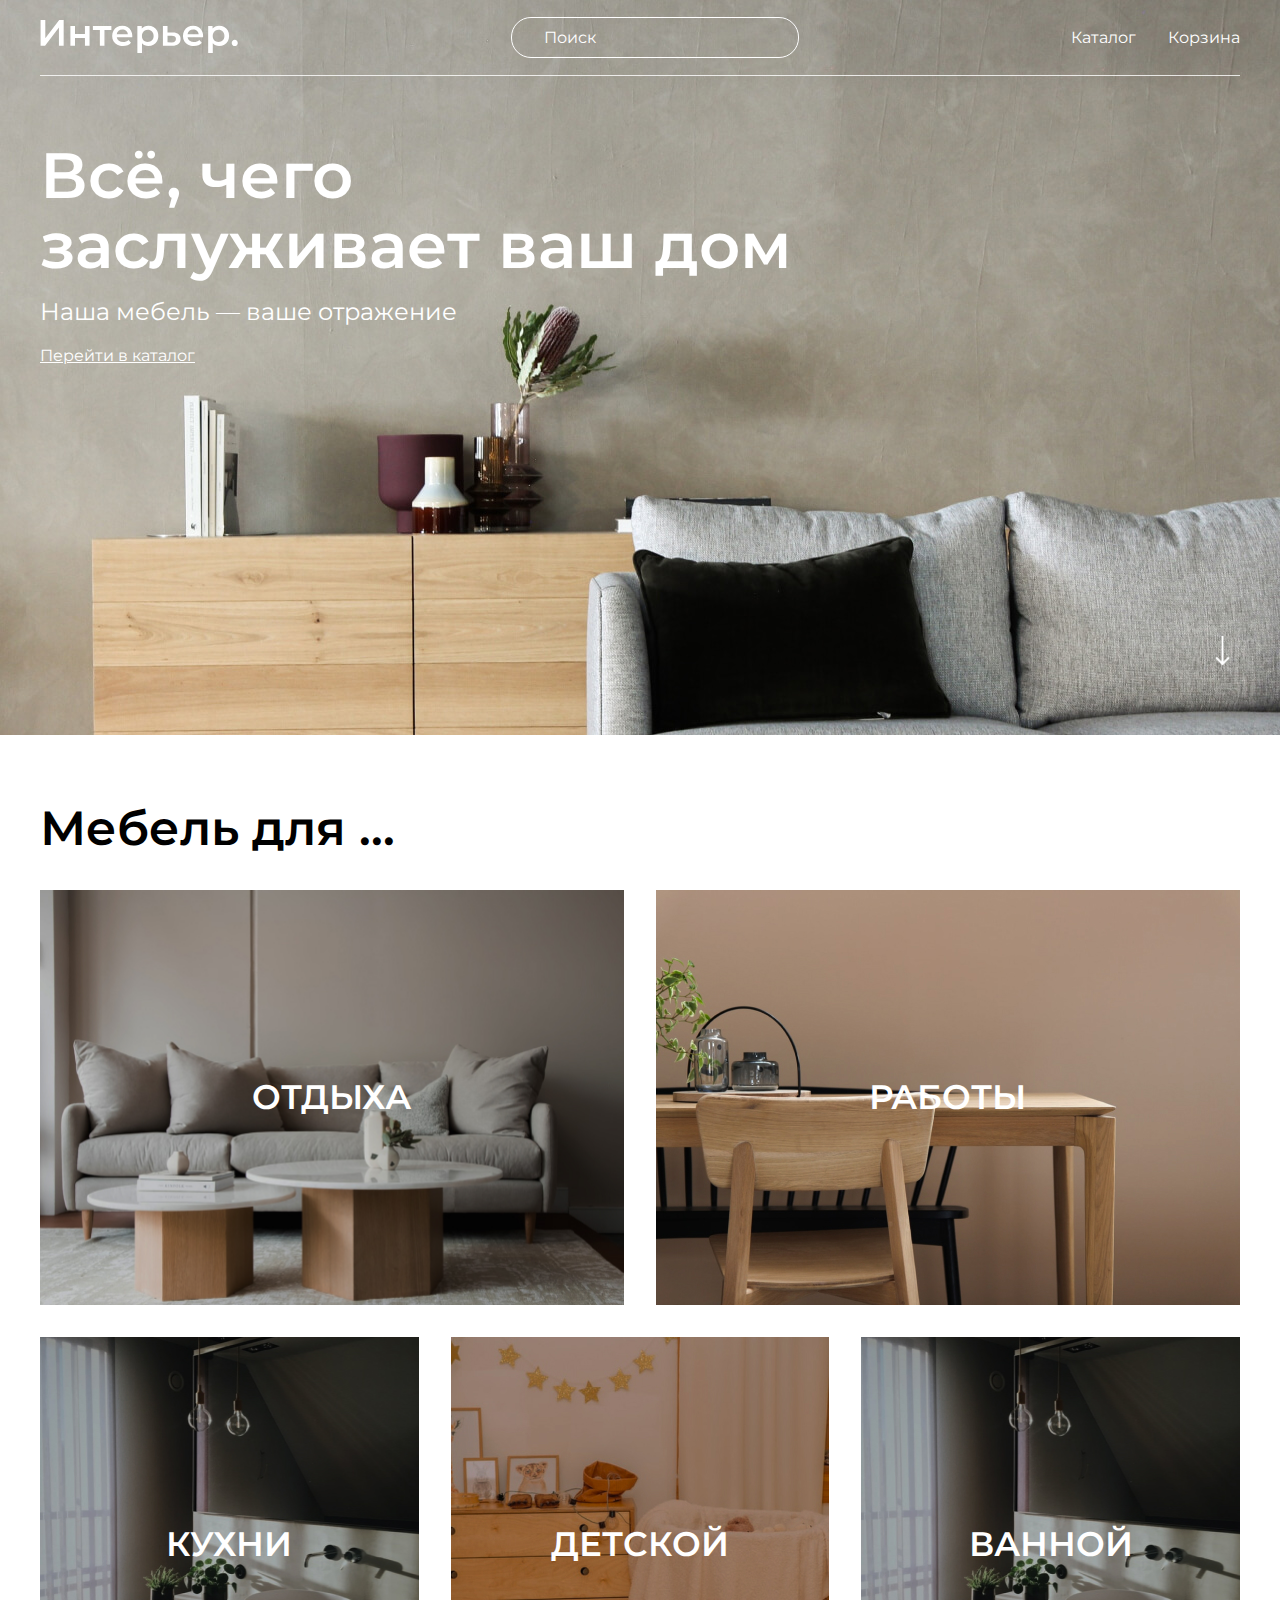
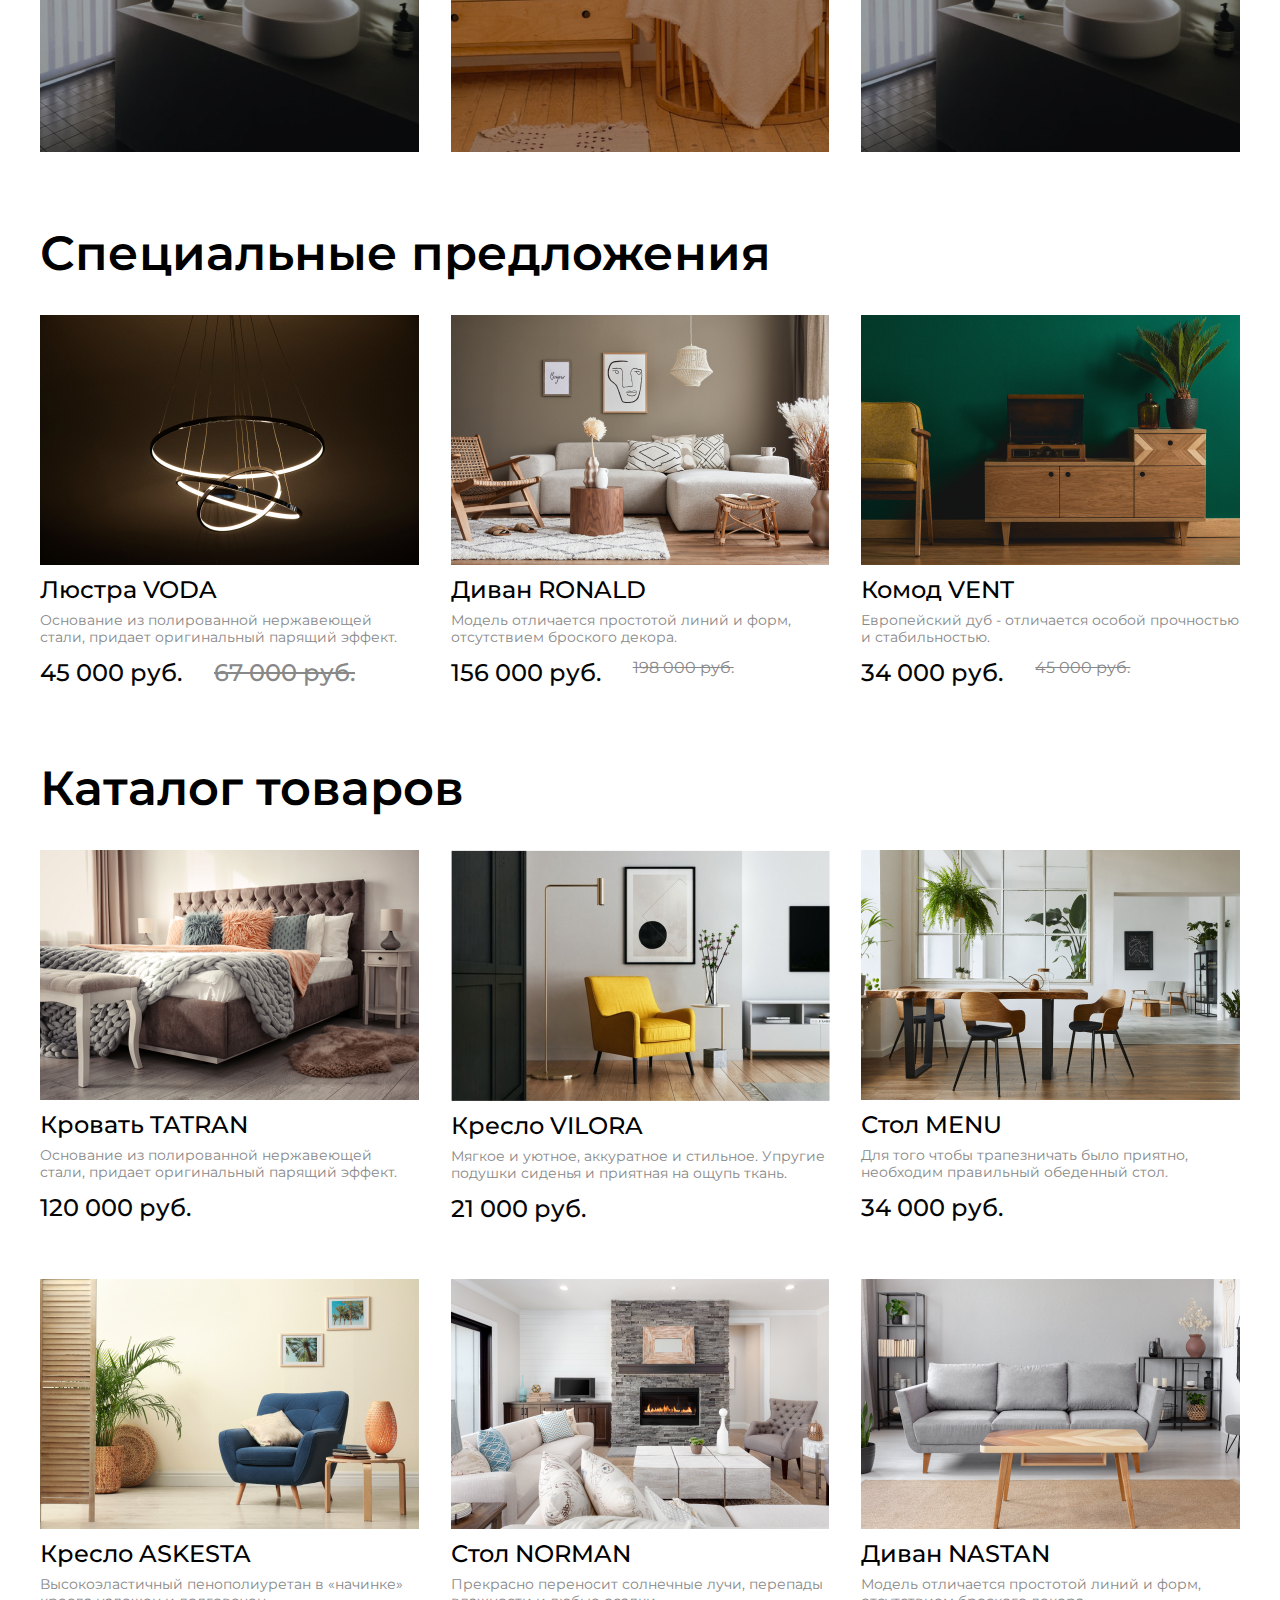
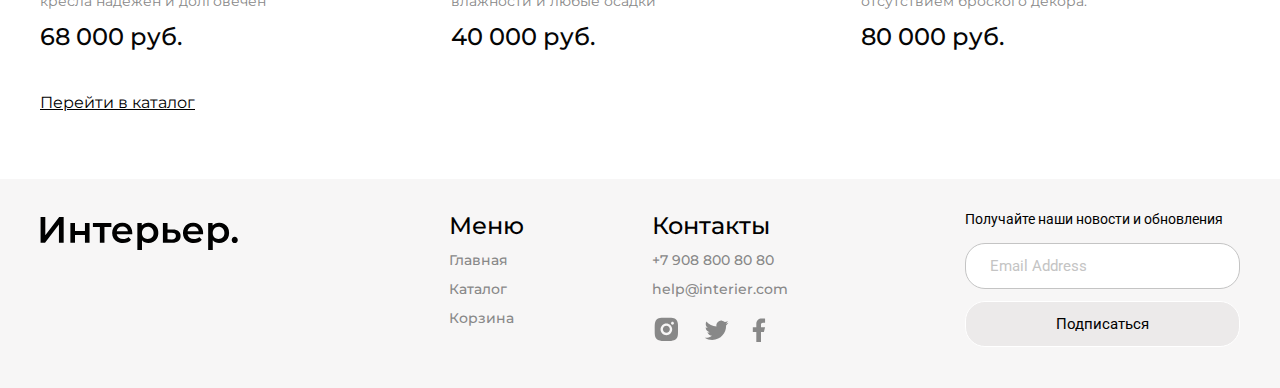
<file: index.html>
<!DOCTYPE html>
<html lang="ru">
  <head>
    <meta charset="UTF-8" />
    <meta http-equiv="X-UA-Compatible" content="IE=edge" />
    <meta name="viewport" content="width=device-width, initial-scale=1.0" />
    <title>Интерьер - магазин мебели</title>
    <link rel="preconnect" href="https://fonts.googleapis.com" />
    <link rel="preconnect" href="https://fonts.gstatic.com" crossorigin />
    <link
      href="https://fonts.googleapis.com/css2?family=Montserrat:wght@400;500;600&family=Roboto&display=swap"
      rel="stylesheet"
    />
    <link rel="stylesheet" href="style.css" />
  </head>
  <body>
    <div class="top center">
      <header class="header">
        <a href="index.html">
          <svg class="logo">
            <use xlink:href="sprite.svg#logo"></use>
          </svg>
        </a>
        <input class="header__input" type="search" placeholder="Поиск" />
        <nav class="menu">
          <a class="menu__link" href="catalog.html">Каталог</a>
          <a class="menu__link" href="cart.html">Корзина</a>
        </nav>
        <nav class="menu-mobile">
          <a class="menu-mobile__link" href="#">
            <svg class="menu-mobile__link_img menu-mobile__link_img-search">
              <use xlink:href="sprite.svg#menusearch"></use>
            </svg>
          </a>
          <a class="menu-mobile__link" href="catalog.html">
            <svg class="menu-mobile__link_img menu-mobile__link_img-catalog">
              <use xlink:href="sprite.svg#menucatalog"></use>
            </svg>
          </a>
          <a class="menu-mobile__link" href="cart.html">
            <svg class="menu-mobile__link_img menu-mobile__link_img-cart">
              <use xlink:href="sprite.svg#menucart"></use>
            </svg>
          </a>
        </nav>
      </header>
      <section class="top__content">
        <h1 class="title">
          Вс<span class="hellocat">ё, </span>
          чего заслуживает&nbsp;ваш дом
        </h1>
        <p class="top__text">Наша мебель — ваше отражение</p>
        <a class="top__link" href="catalog.html">Перейти в каталог</a>
      </section>
      <a href="#catalog">
        <img class="arrow-down" src="img/arrow-down.png" alt="Вниз" />
      </a>
    </div>
    <section class="for center">
      <h2 class="heading">Мебель для ...</h2>
      <div class="for__content">
        <div class="for__item for__item_1 for__item_big">ОТДЫХА</div>
        <div class="for__item for__item_2 for__item_big">РАБОТЫ</div>
        <div class="for__item for__item_3">КУХНИ</div>
        <div class="for__item for__item_4">ДЕТСКОЙ</div>
        <div class="for__item for__item_5">ВАННОЙ</div>
      </div>
    </section>
    <section class="product-box center">
      <h2 class="heading">Специальные предложения</h2>
      <div class="product-content">
        <div class="product">
          <div class="product__img">
            <div class="product__icons">
              <svg class="product__icon product__icon_cart">
                <use xlink:href="sprite.svg#addtocart"></use>
              </svg>
              <svg class="product__icon product__icon_fav">
                <use xlink:href="sprite.svg#addtofav"></use>
              </svg>
            </div>
            <img src="img/chandelier-voda.jpg" alt="Люстра VODA" />
          </div>
          <h3 class="product__heading">Люстра VODA</h3>
          <p class="product__text">
            Основание из полированной нержавеющей стали, придает оригинальный
            парящий эффект.
          </p>
          <div class="product__value">
            <p class="product__price">45 000 руб.</p>
            <p class="product__price product__price-old">67 000 руб.</p>
          </div>
        </div>
        <div class="product">
          <div class="product__img">
            <div class="product__icons">
              <svg class="product__icon product__icon_cart">
                <use xlink:href="sprite.svg#addtocart"></use>
              </svg>
              <svg class="product__icon product__icon_fav">
                <use xlink:href="sprite.svg#addtofav"></use>
              </svg>
            </div>
            <img src="img/sofa-ronald.jpg" alt="Диван RONALD" />
          </div>
          <h3 class="product__heading">Диван RONALD</h3>
          <p class="product__text">
            Модель отличается простотой линий и форм, отсутствием броского
            декора.
          </p>
          <div class="product__value">
            <p class="product__price">156 000 руб.</p>
            <p class="product__price-old">198 000 руб.</p>
          </div>
        </div>
        <div class="product">
          <div class="product__img">
            <div class="product__icons">
              <svg class="product__icon product__icon_cart">
                <use xlink:href="sprite.svg#addtocart"></use>
              </svg>
              <svg class="product__icon product__icon_fav">
                <use xlink:href="sprite.svg#addtofav"></use>
              </svg>
            </div>
            <img src="img/chest-vent.jpg" alt="Комод VENT" />
          </div>
          <h3 class="product__heading">Комод VENT</h3>
          <p class="product__text">
            Европейский дуб - отличается особой прочностью и стабильностью.
          </p>
          <div class="product__value">
            <p class="product__price">34 000 руб.</p>
            <p class="product__price-old">45 000 руб.</p>
          </div>
        </div>
      </div>
    </section>
    <section class="product-box center">
      <h2 class="heading" id="catalog">Каталог товаров</h2>
      <div class="product-content">
        <div class="product">
          <div class="product__img">
            <div class="product__icons">
              <svg class="product__icon product__icon_cart">
                <use xlink:href="sprite.svg#addtocart"></use>
              </svg>
              <svg class="product__icon product__icon_fav">
                <use xlink:href="sprite.svg#addtofav"></use>
              </svg>
            </div>
            <img src="img/bed-tatran.jpg" alt="Кровать TATRAN" />
          </div>
          <h3 class="product__heading">Кровать TATRAN</h3>
          <p class="product__text">
            Основание из полированной нержавеющей стали, придает оригинальный
            парящий эффект.
          </p>
          <div class="product__value">
            <p class="product__price">120 000 руб.</p>
          </div>
        </div>
        <div class="product">
          <div class="product__img">
            <div class="product__icons">
              <svg class="product__icon product__icon_cart">
                <use xlink:href="sprite.svg#addtocart"></use>
              </svg>
              <svg class="product__icon product__icon_fav">
                <use xlink:href="sprite.svg#addtofav"></use>
              </svg>
            </div>
            <img src="img/armchair-vilora.jpg" alt="Кресло VILORA" />
          </div>
          <h3 class="product__heading">Кресло VILORA</h3>
          <p class="product__text">
            Мягкое и уютное, аккуратное и стильное. Упругие подушки сиденья и
            приятная на ощупь ткань.
          </p>
          <div class="product__value">
            <p class="product__price">21 000 руб.</p>
          </div>
        </div>
        <div class="product">
          <div class="product__img">
            <div class="product__icons">
              <svg class="product__icon product__icon_cart">
                <use xlink:href="sprite.svg#addtocart"></use>
              </svg>
              <svg class="product__icon product__icon_fav">
                <use xlink:href="sprite.svg#addtofav"></use>
              </svg>
            </div>
            <img src="img/table-menu.jpg" alt="Стол MENU" />
          </div>
          <h3 class="product__heading">Стол MENU</h3>
          <p class="product__text">
            Для того чтобы трапезничать было приятно, необходим правильный
            обеденный стол.
          </p>
          <div class="product__value">
            <p class="product__price">34 000 руб.</p>
          </div>
        </div>
        <div class="product">
          <div class="product__img">
            <div class="product__icons">
              <svg class="product__icon product__icon_cart">
                <use xlink:href="sprite.svg#addtocart"></use>
              </svg>
              <svg class="product__icon product__icon_fav">
                <use xlink:href="sprite.svg#addtofav"></use>
              </svg>
            </div>
            <img src="img/armchair-askesta.jpg" alt="Кресло ASKESTA" />
          </div>
          <h3 class="product__heading">Кресло ASKESTA</h3>
          <p class="product__text">
            Высокоэластичный пенополиуретан в «начинке» кресла надежен и
            долговечен
          </p>
          <div class="product__value">
            <p class="product__price">68 000 руб.</p>
          </div>
        </div>
        <div class="product">
          <div class="product__img">
            <div class="product__icons">
              <svg class="product__icon product__icon_cart">
                <use xlink:href="sprite.svg#addtocart"></use>
              </svg>
              <svg class="product__icon product__icon_fav">
                <use xlink:href="sprite.svg#addtofav"></use>
              </svg>
            </div>
            <img src="img/table-norman.jpg" alt="Стол NORMAN" />
          </div>
          <h3 class="product__heading">Стол NORMAN</h3>
          <p class="product__text">
            Прекрасно переносит солнечные лучи, перепады влажности и любые
            осадки
          </p>
          <div class="product__value">
            <p class="product__price">40 000 руб.</p>
          </div>
        </div>
        <div class="product">
          <div class="product__img">
            <div class="product__icons">
              <svg class="product__icon product__icon_cart">
                <use xlink:href="sprite.svg#addtocart"></use>
              </svg>
              <svg class="product__icon product__icon_fav">
                <use xlink:href="sprite.svg#addtofav"></use>
              </svg>
            </div>
            <img src="img/sofa-nastan.jpg" alt="Диван NASTAN" />
          </div>
          <h3 class="product__heading">Диван NASTAN</h3>
          <p class="product__text">
            Модель отличается простотой линий и форм, отсутствием броского
            декора.
          </p>
          <div class="product__value">
            <p class="product__price">80 000 руб.</p>
          </div>
        </div>
      </div>
    </section>
    <div class="link-box center">
      <a class="link-box__link" href="catalog.html">Перейти в каталог</a>
    </div>
    <footer class="footer center">
      <a href="index.html">
        <svg class="footer__logo">
          <use xlink:href="sprite.svg#logo"></use>
        </svg>
      </a>
      <div class="footer__content">
        <div class="footer__info">
          <div class="footer__nav_item">
            <h4 class="footer__title">Меню</h4>
            <a class="footer__link" href="index.html">Главная</a>
            <a class="footer__link" href="catalog.html">Каталог</a>
            <a class="footer__link" href="cart.html">Корзина</a>
          </div>
          <div class="footer__nav_item">
            <h4 class="footer__title">Контакты</h4>
            <a class="footer__link" href="tel:+79088008080">+7 908 800 80 80</a>
            <a class="footer__link" href="mailto:help@interier.com"
              >help@interier.com</a
            >
            <div class="footer__icons">
              <a href="#">
                <svg class="footer__icon footer__icon_instagram">
                  <use xlink:href="sprite.svg#inst"></use>
                </svg>
              </a>
              <a href="#">
                <svg class="footer__icon footer__icon_twitter">
                  <use xlink:href="sprite.svg#twitter"></use>
                </svg>
              </a>
              <a href="#">
                <svg class="footer__icon footer__icon_facebook">
                  <use xlink:href="sprite.svg#facebook"></use>
                </svg>
              </a>
            </div>
          </div>
        </div>
        <form class="footer__form" action="#">
          <p class="footer__text">
            Получайте наши новости и обновления
          </p>
          <input
            class="footer__input"
            type="email"
            placeholder="Email Address"
          />
          <button class="button">Подписаться</button>
        </form>
      </div>
    </footer>
  </body>
</html>
</file>
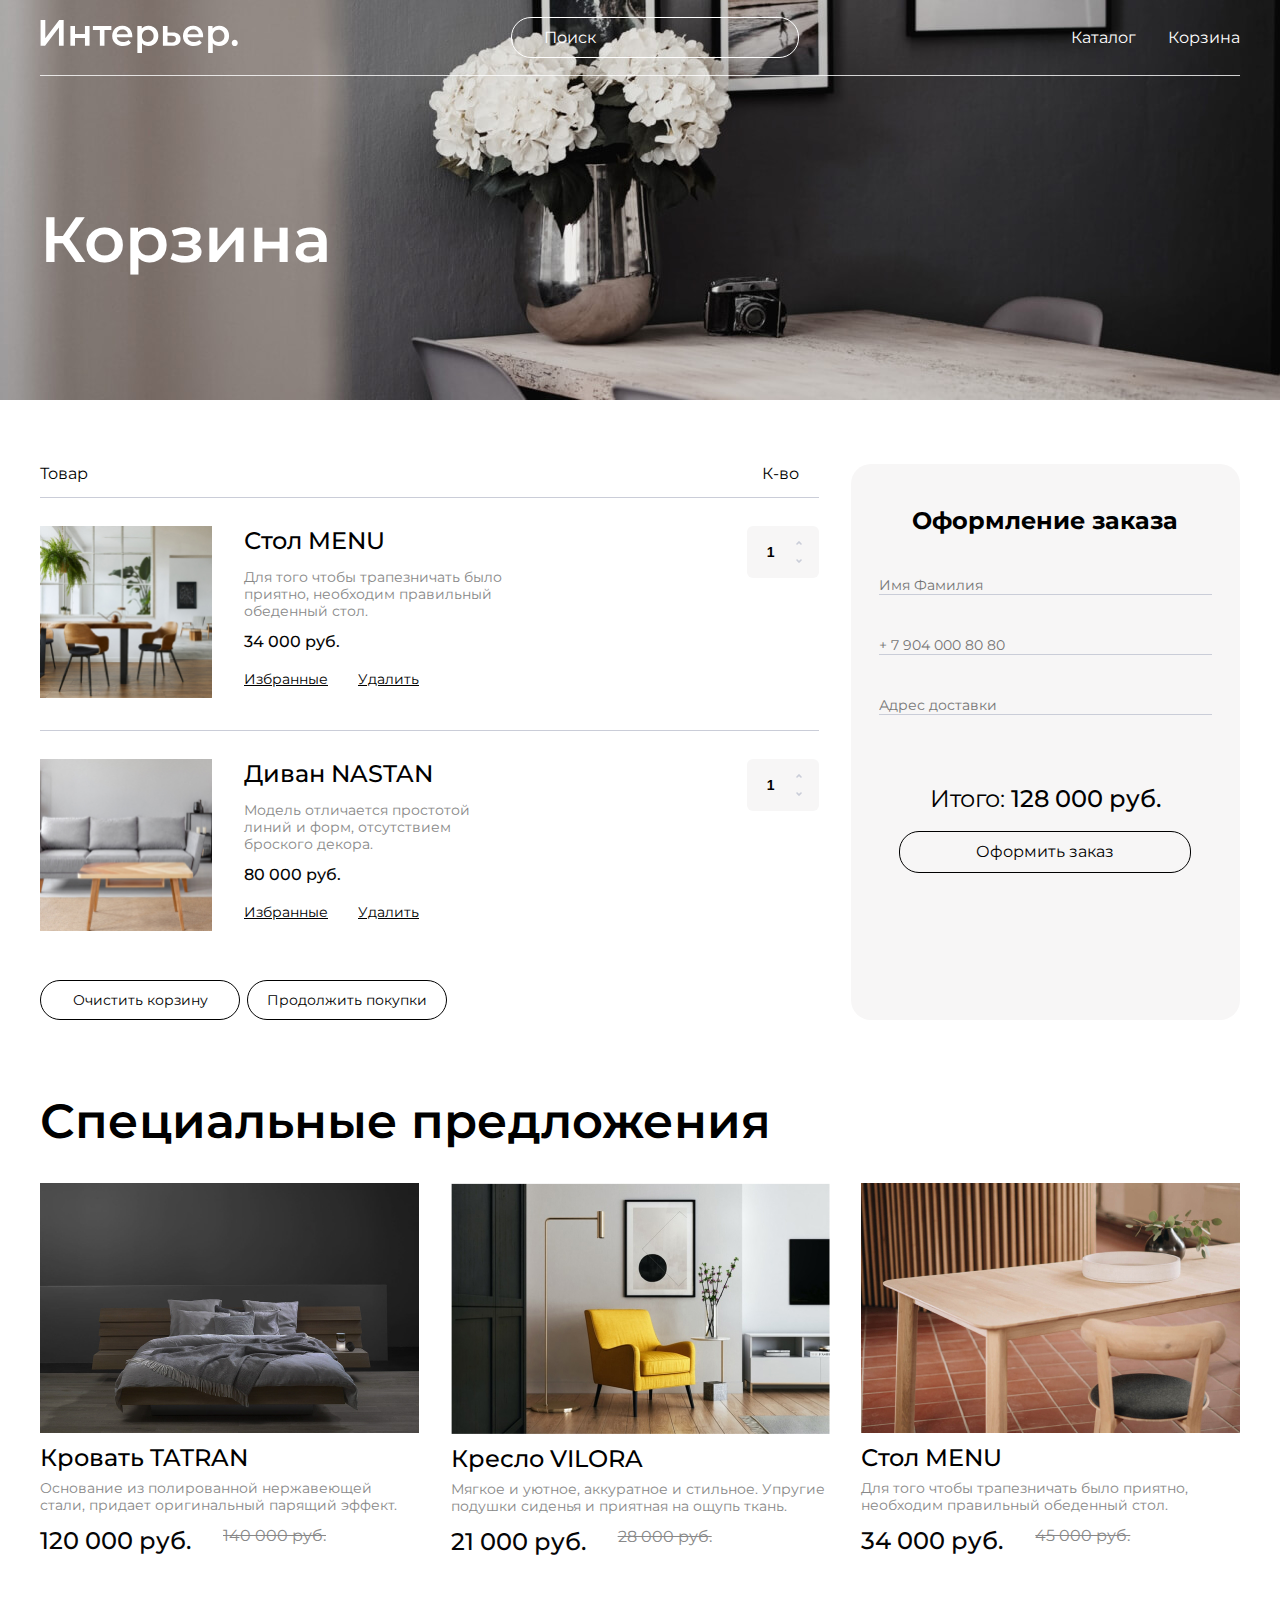
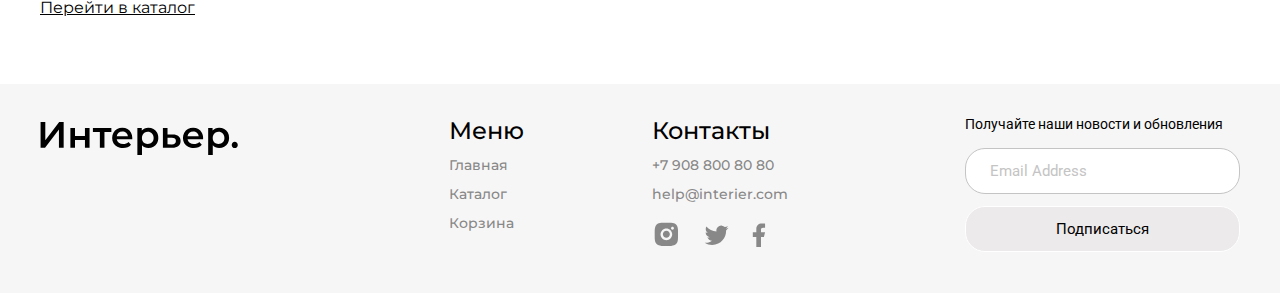
<file: cart.html>
<!DOCTYPE html>
<html lang="ru">
  <head>
    <meta charset="UTF-8" />
    <meta http-equiv="X-UA-Compatible" content="IE=edge" />
    <meta name="viewport" content="width=device-width, initial-scale=1.0" />
    <title>Интерьер - Корзина</title>
    <link rel="preconnect" href="https://fonts.googleapis.com" />
    <link rel="preconnect" href="https://fonts.gstatic.com" crossorigin />
    <link
      href="https://fonts.googleapis.com/css2?family=Montserrat:wght@400;500;600&family=Roboto&display=swap"
      rel="stylesheet"
    />
    <link rel="stylesheet" href="style.css" />
  </head>
  <body>
    <div class="top_cart center">
      <header class="header">
        <a href="index.html">
          <svg class="logo">
            <use xlink:href="sprite.svg#logo"></use>
          </svg>
        </a>
        <input class="header__input" type="search" placeholder="Поиск" />
        <nav class="menu">
          <a class="menu__link" href="catalog.html">Каталог</a>
          <a class="menu__link" href="cart.html">Корзина</a>
        </nav>
        <nav class="menu-mobile">
          <a class="menu-mobile__link" href="#">
            <svg class="menu-mobile__link_img menu-mobile__link_img-search">
              <use xlink:href="sprite.svg#menusearch"></use>
            </svg>
          </a>
          <a class="menu-mobile__link" href="catalog.html">
            <svg class="menu-mobile__link_img menu-mobile__link_img-catalog">
              <use xlink:href="sprite.svg#menucatalog"></use>
            </svg>
          </a>
          <a class="menu-mobile__link" href="cart.html">
            <svg class="menu-mobile__link_img menu-mobile__link_img-cart">
              <use xlink:href="sprite.svg#menucart"></use>
            </svg>
          </a>
        </nav>
      </header>
      <h1 class="title_cart">Корзина</h1>
    </div>
    <div class="cart center">
      <div class="cart__content">
        <div>
          <div class="cart__head">
            <p>Товар</p>
            <p>К-во</p>
          </div>
          <div class="cart-item">
            <div class="cart-item__content">
              <img
                class="cart-item__img"
                src="img/table-menu-sqr.jpg"
                alt="Стол MENU"
              />
              <div class="cart-item__info">
                <h3 class="cart-item__heading">Стол MENU</h3>
                <p class="product__text">
                  Для того чтобы трапезничать было приятно, необходим правильный
                  обеденный стол.
                </p>
                <p class="cart-item__price">34 000 руб.</p>
                <div class="cart-item__buttons">
                  <button class="cart-button">
                    Избранные
                  </button>
                  <button class="cart-button">
                    Удалить
                  </button>
                </div>
              </div>
            </div>
            <div class="cart-item__input-wrapper">
              <input
                class="cart-item__number"
                type="number"
                value="1"
                min="1" step="1"
              />
              <div class="cart-item__control-wrapper">
                <button class="cart-item__input-control cart-item__input-control_up"></button
                >
                <button class="cart-item__input-control cart-item__input-control_down"></button>
              </div>
            </div>
          </div>
          <div class="cart-item">
            <div class="cart-item__content">
              <img
                class="cart-item__img"
                src="img/sofa-nastan-sqr.jpg"
                alt="Диван NASTAN"
              />
              <div class="cart-item__info">
                <h3 class="cart-item__heading">Диван NASTAN</h3>
                <p class="product__text">
                  Модель отличается простотой линий и форм, отсутствием броского
                  декора.
                </p>
                <p class="cart-item__price">80 000 руб.</p>
                <div class="cart-item__buttons">
                  <button class="cart-button">
                    Избранные
                  </button>
                  <button class="cart-button">
                    Удалить
                  </button>
                </div>
              </div>
            </div>
            <div class="cart-item__input-wrapper">
              <input
                class="cart-item__number"
                type="number"
                value="1"
                min="1" step="1"
              />
              <div class="cart-item__control-wrapper">
                <button class="cart-item__input-control cart-item__input-control_up"></button
                >
                <button class="cart-item__input-control cart-item__input-control_down"></button>
              </div>
            </div>
          </div>
        </div>

        <div class="cart__buttons">
          <button class="cart__button cart__button-small">
            Очистить корзину
          </button>
          <button class="cart__button cart__button-small">
            Продолжить покупки
          </button>
        </div>
      </div>
      <form class="cart__form" action="#">
        <h2 class="cart__h2">Оформление заказа</h2>
        <input class="cart__form-data" type="text" placeholder="Имя Фамилия" />
        <input
          class="cart__form-data cart__form-data_tel"
          type="tel"
          placeholder="+ 7 904 000 80 80"
        />
        <input
          class="cart__form-data"
          type="text"
          placeholder="Адрес доставки"
        />
        <div class="cart__makeorder">
          <p class="cart__form-total">Итого: <span class="cart__final-price">128 000 руб.</span></p>
          <button class="cart__button">Оформить заказ</button>
        </div>
      </form>
    </div>
    <section class="product-box product-box_cart center">
      <h2 class="heading">Специальные предложения</h2>
      <div class="product-content">
        <div class="product">
          <div class="product__img">
            <div class="product__icons">
              <svg class="product__icon product__icon_cart">
                <use xlink:href="sprite.svg#addtocart"></use>
              </svg>
              <svg class="product__icon product__icon_fav">
                <use xlink:href="sprite.svg#addtofav"></use>
              </svg>
            </div>
            <img src="img/bed-tatran2.jpg" alt="Кровать TATRAN" />
          </div>
          <h3 class="product__heading">Кровать TATRAN</h3>
          <p class="product__text product__text_catalog">
            Основание из полированной нержавеющей стали, придает оригинальный
            парящий эффект.
          </p>
          <div class="product__value">
            <p class="product__price">120 000 руб.</p>
            <p class="product__price-old">140 000 руб.</p>
          </div>
        </div>
        <div class="product">
          <div class="product__img">
            <div class="product__icons">
              <svg class="product__icon product__icon_cart">
                <use xlink:href="sprite.svg#addtocart"></use>
              </svg>
              <svg class="product__icon product__icon_fav">
                <use xlink:href="sprite.svg#addtofav"></use>
              </svg>
            </div>
            <img src="img/armchair-vilora.jpg" alt="Кресло VILORA" />
          </div>
          <h3 class="product__heading">Кресло VILORA</h3>
          <p class="product__text product__text_catalog">
            Мягкое и уютное, аккуратное и стильное. Упругие подушки сиденья и
            приятная на ощупь ткань.
          </p>
          <div class="product__value">
            <p class="product__price">21 000 руб.</p>
            <p class="product__price-old">28 000 руб.</p>
          </div>
        </div>
        <div class="product">
          <div class="product__img">
            <div class="product__icons">
              <svg class="product__icon product__icon_cart">
                <use xlink:href="sprite.svg#addtocart"></use>
              </svg>
              <svg class="product__icon product__icon_fav">
                <use xlink:href="sprite.svg#addtofav"></use>
              </svg>
            </div>
            <img src="img/table-menu2.jpg" alt="Стол MENU" />
          </div>
          <h3 class="product__heading">Стол MENU</h3>
          <p class="product__text product__text_catalog">
            Для того чтобы трапезничать было приятно, необходим правильный
            обеденный стол.
          </p>
          <div class="product__value">
            <p class="product__price">34 000 руб.</p>
            <p class="product__price-old">45 000 руб.</p>
          </div>
        </div>
      </div>
    </section>
    <div class="link-box center">
      <a class="link-box__link" href="catalog.html">Перейти в каталог</a>
    </div>
    <footer class="footer center">
      <a class="footer__logo" href="index.html">
        <svg class="footer__logo">
          <use xlink:href="sprite.svg#logo"></use>
        </svg>
      </a>
      <div class="footer__content">
        <div class="footer__info">
          <div class="footer__nav_item">
            <h4 class="footer__title">Меню</h4>
            <a class="footer__link" href="index.html">Главная</a>
            <a class="footer__link" href="catalog.html">Каталог</a>
            <a class="footer__link" href="cart.html">Корзина</a>
          </div>
          <div class="footer__nav_item">
            <h4 class="footer__title">Контакты</h4>
            <a class="footer__link" href="tel:+79088008080">+7 908 800 80 80</a>
            <a class="footer__link" href="mailto:help@interier.com"
              >help@interier.com</a
            >
            <div class="footer__icons">
              <a href="#">
                <svg class="footer__icon footer__icon_instagram">
                  <use xlink:href="sprite.svg#inst"></use>
                </svg>
              </a>
              <a href="#">
                <svg class="footer__icon footer__icon_twitter">
                  <use xlink:href="sprite.svg#twitter"></use>
                </svg>
              </a>
              <a href="#">
                <svg class="footer__icon footer__icon_facebook">
                  <use xlink:href="sprite.svg#facebook"></use>
                </svg>
              </a>
            </div>
          </div>
        </div>
        <form class="footer__form" action="#">
          <p class="footer__text">
            Получайте наши новости и обновления
          </p>
          <input
            class="footer__input"
            type="email"
            placeholder="Email Address"
          />
          <button class="button">Подписаться</button>
        </form>
      </div>
    </footer>
  </body>
</html>
</file>
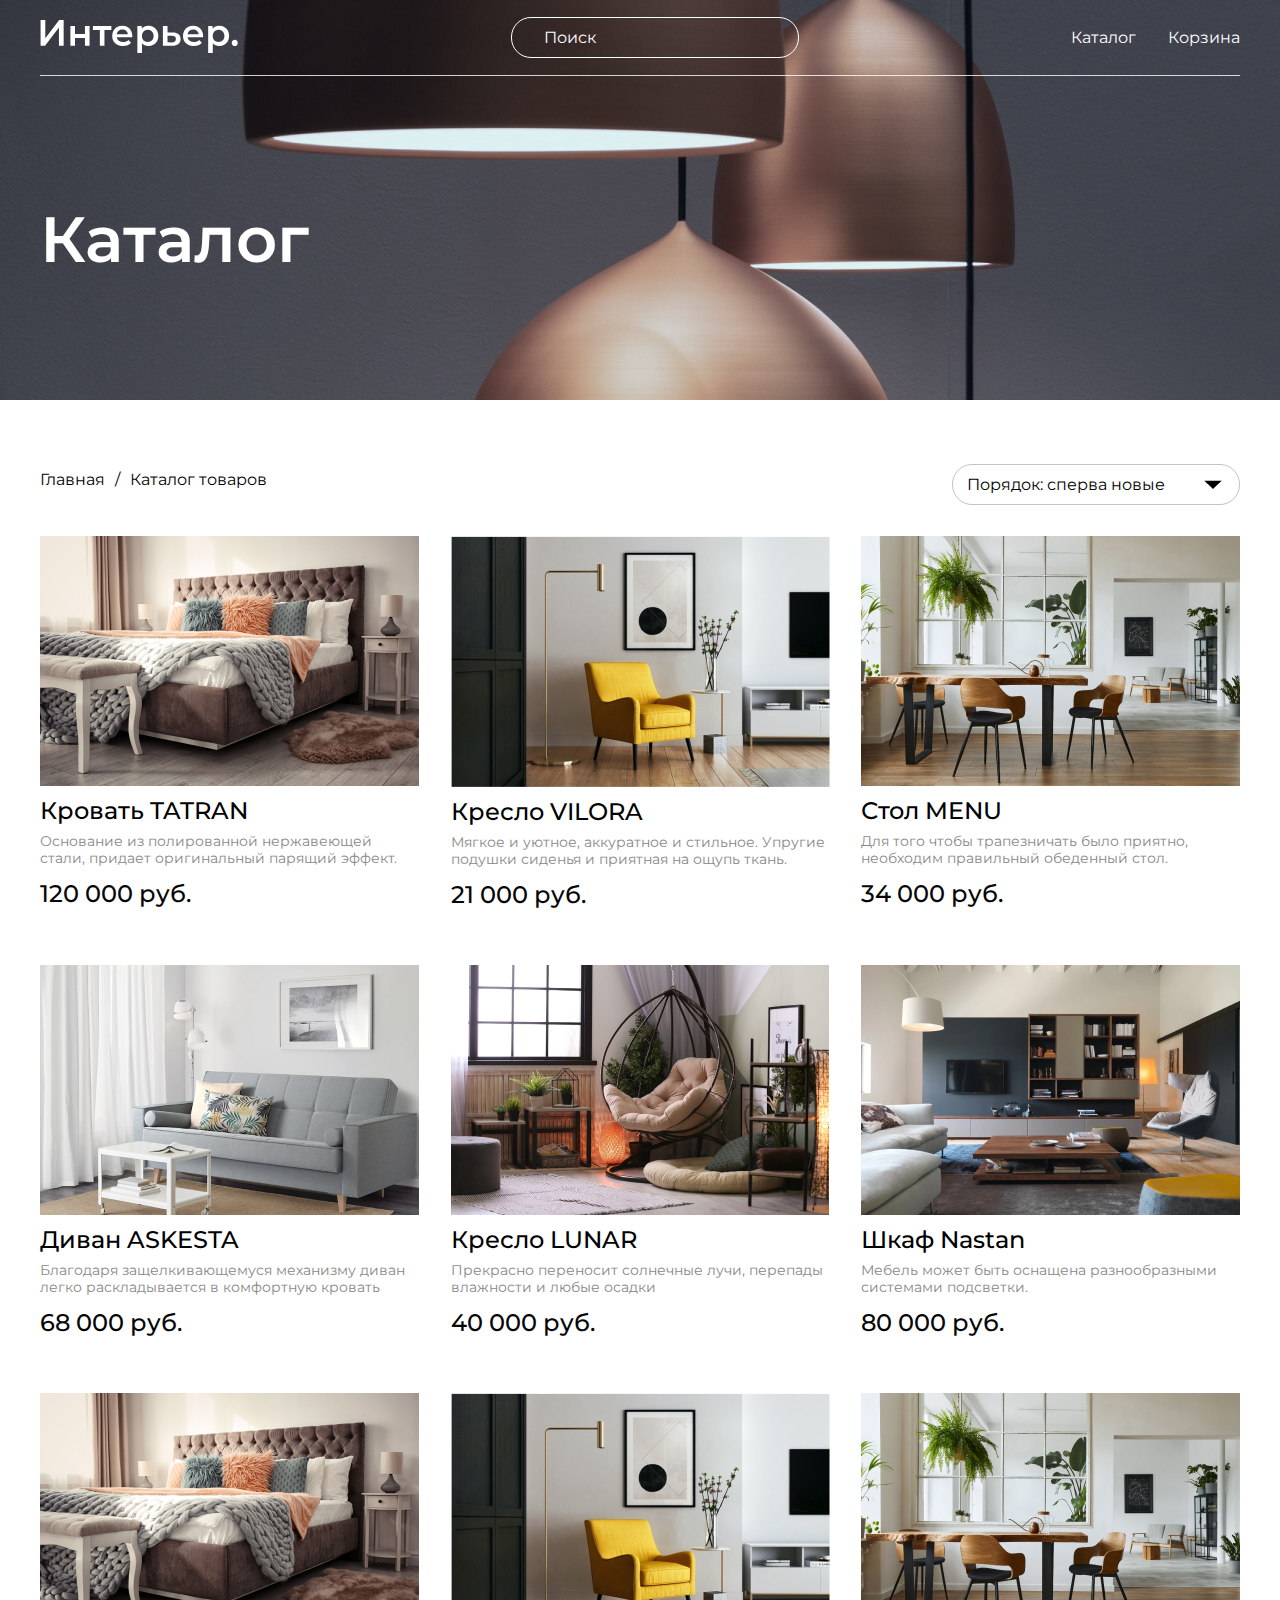
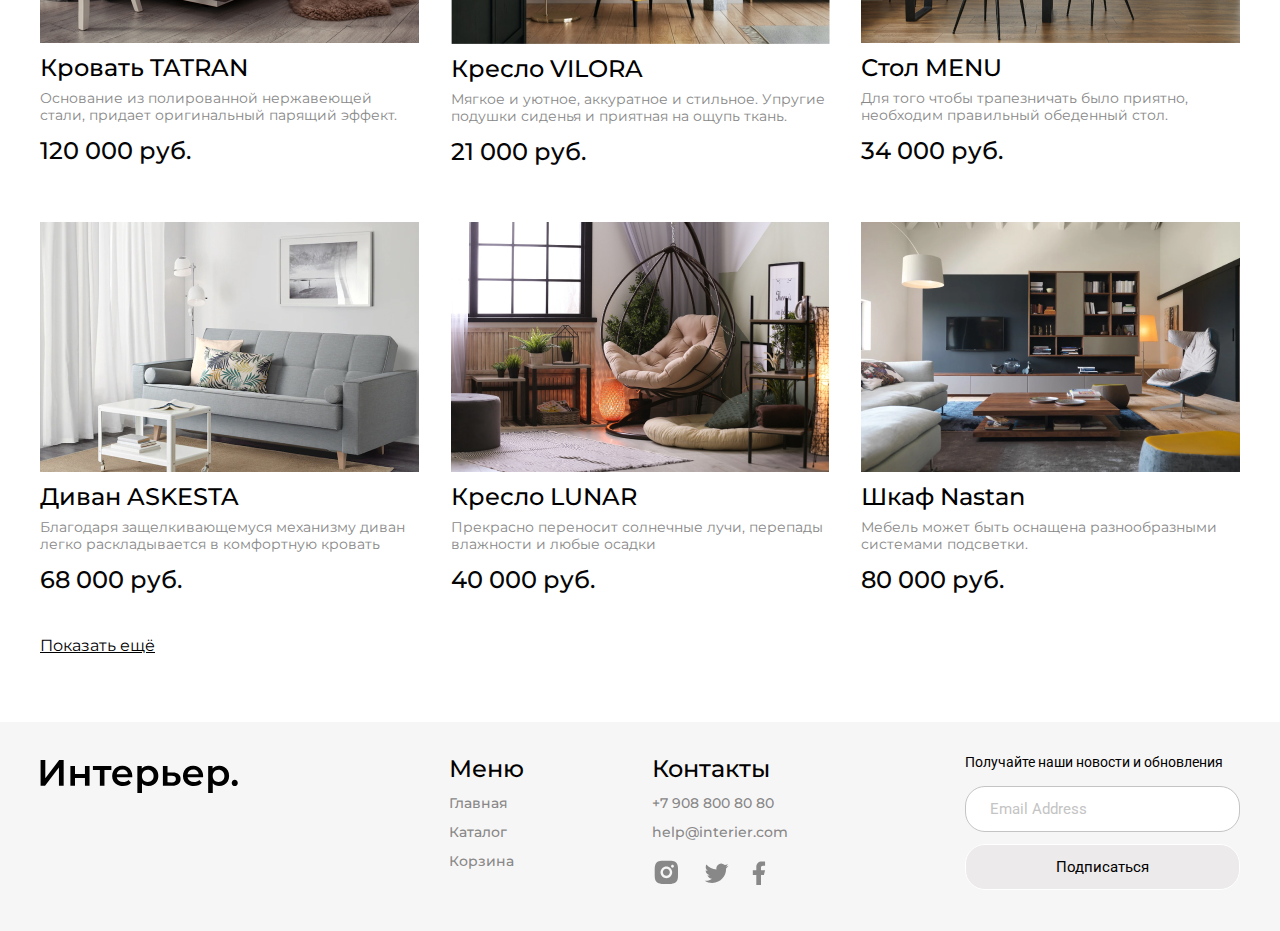
<file: catalog.html>
<!DOCTYPE html>
<html lang="ru">
  <head>
    <meta charset="UTF-8" />
    <meta http-equiv="X-UA-Compatible" content="IE=edge" />
    <meta name="viewport" content="width=device-width, initial-scale=1.0" />
    <title>Интерьер - Каталог</title>
    <link rel="preconnect" href="https://fonts.googleapis.com" />
    <link rel="preconnect" href="https://fonts.gstatic.com" crossorigin />
    <link
      href="https://fonts.googleapis.com/css2?family=Montserrat:wght@400;500;600&family=Roboto&display=swap"
      rel="stylesheet"
    />
    <link rel="stylesheet" href="style.css" />
  </head>
  <body>
    <div class="top_catalog center">
      <header class="header">
        <a href="index.html">
          <svg class="logo">
            <use xlink:href="sprite.svg#logo"></use>
          </svg>
        </a>
        <input class="header__input" type="search" placeholder="Поиск" />
        <nav class="menu">
          <a class="menu__link" href="catalog.html">Каталог</a>
          <a class="menu__link" href="cart.html">Корзина</a>
        </nav>
        <nav class="menu-mobile">
          <a class="menu-mobile__link" href="#">
            <svg class="menu-mobile__link_img menu-mobile__link_img-search">
              <use xlink:href="sprite.svg#menusearch"></use>
            </svg>
          </a>
          <a class="menu-mobile__link" href="catalog.html">
            <svg class="menu-mobile__link_img menu-mobile__link_img-catalog">
              <use xlink:href="sprite.svg#menucatalog"></use>
            </svg>
          </a>
          <a class="menu-mobile__link" href="cart.html">
            <svg class="menu-mobile__link_img menu-mobile__link_img-cart">
              <use xlink:href="sprite.svg#menucart"></use>
            </svg>
          </a>
        </nav>
      </header>
      <div>
        <h1 class="title_catalog">Каталог</h1>
      </div>
    </div>
    <div class="link-select-box center">
      <div>
        <a class="link-catalog" href="index.html">Главная</a
        ><span class="slash">/</span
        ><a class="link-catalog link-catalog_inactive" href="#"
          >Каталог товаров</a
        >
      </div>
      <form class="sort" action="#">
        <label for="item-select">Порядок:&nbsp;</label>
        <select class="select" name="sort-product" id="item-select">
          <option value="1">сперва новые</option>
          <option value="2">сперва дорогие</option>
          <option value="3">сперва дешёвые</option>
        </select>
      </form>
    </div>
    <section class="center product-content">
      <div class="product">
        <div class="product__img">
          <div class="product__icons">
            <svg class="product__icon product__icon_cart">
              <use xlink:href="sprite.svg#addtocart"></use>
            </svg>
            <svg class="product__icon product__icon_fav">
              <use xlink:href="sprite.svg#addtofav"></use>
            </svg>
          </div>
          <img src="img/bed-tatran.jpg" alt="Кровать TATRAN" />
        </div>
        <h3 class="product__heading">Кровать TATRAN</h3>
        <p class="product__text">
          Основание из полированной нержавеющей стали, придает оригинальный
          парящий эффект.
        </p>
        <div class="product__value">
          <p class="product__price">120 000 руб.</p>
        </div>
      </div>
      <div class="product">
        <div class="product__img">
          <div class="product__icons">
            <svg class="product__icon product__icon_cart">
              <use xlink:href="sprite.svg#addtocart"></use>
            </svg>
            <svg class="product__icon product__icon_fav">
              <use xlink:href="sprite.svg#addtofav"></use>
            </svg>
          </div>
          <img src="img/armchair-vilora.jpg" alt="Кресло VILORA" />
        </div>
        <h3 class="product__heading">Кресло VILORA</h3>
        <p class="product__text">
          Мягкое и уютное, аккуратное и стильное. Упругие подушки сиденья и
          приятная на ощупь ткань.
        </p>
        <div class="product__value">
          <p class="product__price">21 000 руб.</p>
        </div>
      </div>
      <div class="product">
        <div class="product__img">
          <div class="product__icons">
            <svg class="product__icon product__icon_cart">
              <use xlink:href="sprite.svg#addtocart"></use>
            </svg>
            <svg class="product__icon product__icon_fav">
              <use xlink:href="sprite.svg#addtofav"></use>
            </svg>
          </div>
          <img src="img/table-menu.jpg" alt="Стол MENU" />
        </div>
        <h3 class="product__heading">Стол MENU</h3>
        <p class="product__text">
          Для того чтобы трапезничать было приятно, необходим правильный
          обеденный стол.
        </p>
        <div class="product__value">
          <p class="product__price">34 000 руб.</p>
        </div>
      </div>

      <div class="product">
        <div class="product__img">
          <div class="product__icons">
            <svg class="product__icon product__icon_cart">
              <use xlink:href="sprite.svg#addtocart"></use>
            </svg>
            <svg class="product__icon product__icon_fav">
              <use xlink:href="sprite.svg#addtofav"></use>
            </svg>
          </div>
          <img src="img/sofa-askesta.jpg" alt="Диван ASKESTA" />
        </div>
        <h3 class="product__heading">Диван ASKESTA</h3>
        <p class="product__text">
          Благодаря защелкивающемуся механизму диван легко раскладывается в
          комфортную кровать
        </p>
        <div class="product__value">
          <p class="product__price">68 000 руб.</p>
        </div>
      </div>
      <div class="product">
        <div class="product__img">
          <div class="product__icons">
            <svg class="product__icon product__icon_cart">
              <use xlink:href="sprite.svg#addtocart"></use>
            </svg>
            <svg class="product__icon product__icon_fav">
              <use xlink:href="sprite.svg#addtofav"></use>
            </svg>
          </div>
          <img src="img/armchair-lunar.jpg" alt="Кресло LUNAR" />
        </div>
        <h3 class="product__heading">Кресло LUNAR</h3>
        <p class="product__text">
          Прекрасно переносит солнечные лучи, перепады влажности и любые осадки
        </p>
        <div class="product__value">
          <p class="product__price">40 000 руб.</p>
        </div>
      </div>
      <div class="product">
        <div class="product__img">
          <div class="product__icons">
            <svg class="product__icon product__icon_cart">
              <use xlink:href="sprite.svg#addtocart"></use>
            </svg>
            <svg class="product__icon product__icon_fav">
              <use xlink:href="sprite.svg#addtofav"></use>
            </svg>
          </div>
          <img src="img/wardrobe-nastan.jpg" alt="Шкаф Nastan" />
        </div>
        <h3 class="product__heading">Шкаф Nastan</h3>
        <p class="product__text">
          Мебель может быть оснащена разнообразными системами подсветки.
        </p>
        <div class="product__value">
          <p class="product__price">80 000 руб.</p>
        </div>
      </div>

      <div class="product">
        <div class="product__img">
          <div class="product__icons">
            <svg class="product__icon product__icon_cart">
              <use xlink:href="sprite.svg#addtocart"></use>
            </svg>
            <svg class="product__icon product__icon_fav">
              <use xlink:href="sprite.svg#addtofav"></use>
            </svg>
          </div>
          <img src="img/bed-tatran.jpg" alt="Кровать TATRAN" />
        </div>
        <h3 class="product__heading">Кровать TATRAN</h3>
        <p class="product__text">
          Основание из полированной нержавеющей стали, придает оригинальный
          парящий эффект.
        </p>
        <div class="product__value">
          <p class="product__price">120 000 руб.</p>
        </div>
      </div>
      <div class="product">
        <div class="product__img">
          <div class="product__icons">
            <svg class="product__icon product__icon_cart">
              <use xlink:href="sprite.svg#addtocart"></use>
            </svg>
            <svg class="product__icon product__icon_fav">
              <use xlink:href="sprite.svg#addtofav"></use>
            </svg>
          </div>
          <img src="img/armchair-vilora.jpg" alt="Кресло VILORA" />
        </div>
        <h3 class="product__heading">Кресло VILORA</h3>
        <p class="product__text">
          Мягкое и уютное, аккуратное и стильное. Упругие подушки сиденья и
          приятная на ощупь ткань.
        </p>
        <div class="product__value">
          <p class="product__price">21 000 руб.</p>
        </div>
      </div>
      <div class="product">
        <div class="product__img">
          <div class="product__icons">
            <svg class="product__icon product__icon_cart">
              <use xlink:href="sprite.svg#addtocart"></use>
            </svg>
            <svg class="product__icon product__icon_fav">
              <use xlink:href="sprite.svg#addtofav"></use>
            </svg>
          </div>
          <img src="img/table-menu.jpg" alt="Стол MENU" />
        </div>
        <h3 class="product__heading">Стол MENU</h3>
        <p class="product__text">
          Для того чтобы трапезничать было приятно, необходим правильный
          обеденный стол.
        </p>
        <div class="product__value">
          <p class="product__price">34 000 руб.</p>
        </div>
      </div>

      <div class="product">
        <div class="product__img">
          <div class="product__icons">
            <svg class="product__icon product__icon_cart">
              <use xlink:href="sprite.svg#addtocart"></use>
            </svg>
            <svg class="product__icon product__icon_fav">
              <use xlink:href="sprite.svg#addtofav"></use>
            </svg>
          </div>
          <img src="img/sofa-askesta.jpg" alt="Диван ASKESTA" />
        </div>
        <h3 class="product__heading">Диван ASKESTA</h3>
        <p class="product__text">
          Благодаря защелкивающемуся механизму диван легко раскладывается в
          комфортную кровать
        </p>
        <div class="product__value">
          <p class="product__price">68 000 руб.</p>
        </div>
      </div>
      <div class="product">
        <div class="product__img">
          <div class="product__icons">
            <svg class="product__icon product__icon_cart">
              <use xlink:href="sprite.svg#addtocart"></use>
            </svg>
            <svg class="product__icon product__icon_fav">
              <use xlink:href="sprite.svg#addtofav"></use>
            </svg>
          </div>
          <img src="img/armchair-lunar.jpg" alt="Кресло LUNAR" />
        </div>
        <h3 class="product__heading">Кресло LUNAR</h3>
        <p class="product__text">
          Прекрасно переносит солнечные лучи, перепады влажности и любые осадки
        </p>
        <div class="product__value">
          <p class="product__price">40 000 руб.</p>
        </div>
      </div>
      <div class="product">
        <div class="product__img">
          <div class="product__icons">
            <svg class="product__icon product__icon_cart">
              <use xlink:href="sprite.svg#addtocart"></use>
            </svg>
            <svg class="product__icon product__icon_fav">
              <use xlink:href="sprite.svg#addtofav"></use>
            </svg>
          </div>
          <img src="img/wardrobe-nastan.jpg" alt="Шкаф Nastan" />
        </div>
        <h3 class="product__heading">Шкаф Nastan</h3>
        <p class="product__text">
          Мебель может быть оснащена разнообразными системами подсветки.
        </p>
        <div class="product__value">
          <p class="product__price">80 000 руб.</p>
        </div>
      </div>
    </section>
    <div class="link-box center">
      <a class="link-box__link" href="#">Показать ещё</a>
    </div>
    <footer class="footer center">
      <a class="footer__logo" href="index.html">
        <svg class="footer__logo">
          <use xlink:href="sprite.svg#logo"></use>
        </svg>
      </a>
      <div class="footer__content">
        <div class="footer__info">
          <div class="footer__nav_item">
            <h4 class="footer__title">Меню</h4>
            <a class="footer__link" href="index.html">Главная</a>
            <a class="footer__link" href="catalog.html">Каталог</a>
            <a class="footer__link" href="cart.html">Корзина</a>
          </div>
          <div class="footer__nav_item">
            <h4 class="footer__title">Контакты</h4>
            <a class="footer__link" href="tel:+79088008080">+7 908 800 80 80</a>
            <a class="footer__link" href="mailto:help@interier.com"
              >help@interier.com</a
            >
            <div class="footer__icons">
              <a href="#">
                <svg class="footer__icon footer__icon_instagram">
                  <use xlink:href="sprite.svg#inst"></use>
                </svg>
              </a>
              <a href="#">
                <svg class="footer__icon footer__icon_twitter">
                  <use xlink:href="sprite.svg#twitter"></use>
                </svg>
              </a>
              <a href="#">
                <svg class="footer__icon footer__icon_facebook">
                  <use xlink:href="sprite.svg#facebook"></use>
                </svg>
              </a>
            </div>
          </div>
        </div>
        <form class="footer__form" action="#">
          <p class="footer__text">
            Получайте наши новости и обновления
          </p>
          <input
            class="footer__input"
            type="email"
            placeholder="Email Address"
          />
          <button class="button">Подписаться</button>
        </form>
      </div>
    </footer>
  </body>
</html>
</file>
<file: style.css>
@charset "UTF-8";
* {
  margin: 0;
  padding: 0;
  -webkit-box-sizing: border-box;
          box-sizing: border-box;
}

body {
  font-family: "Montserrat", sans-serif;
}

.center {
  padding-left: calc(50% - 600px);
  padding-right: calc(50% - 600px);
}

/* Заголовок и описание */
.top {
  min-height: 735px;
  padding-bottom: 100px;
  background-image: url(img/top.jpg);
  background-repeat: no-repeat;
  background-position: center bottom;
  background-size: cover;
  background-color: #a39881;
  position: relative;
}

.top__text {
  font-size: 24px;
  line-height: 32px;
  color: #ffffff;
  margin-bottom: 16px;
}

.top__link {
  font-size: 16px;
  line-height: 24px;
  color: #ffffff;
  text-decoration: underline;
  -webkit-transition: all 0.2s;
  transition: all 0.2s;
}

.top__link:hover {
  -webkit-text-decoration-color: transparent;
          text-decoration-color: transparent;
}

.header {
  display: -webkit-box;
  display: -ms-flexbox;
  display: flex;
  -ms-flex-wrap: wrap;
      flex-wrap: wrap;
  min-height: 76px;
  -webkit-box-pack: justify;
      -ms-flex-pack: justify;
          justify-content: space-between;
  -webkit-box-align: center;
      -ms-flex-align: center;
          align-items: center;
  border-bottom: 0.5px solid rgba(255, 255, 255, 0.8);
}

.header__input {
  width: 288px;
  height: 41px;
  border: 1px solid #ffffff;
  border-radius: 20px;
  background-color: transparent;
  padding-left: 32px;
  padding-right: 32px;
  font-family: "Montserrat", sans-serif;
  font-size: 16px;
  line-height: 20px;
  color: #ffffff;
  outline: none;
}

.header__input:focus {
  border: 1px solid white;
}

.header__input::-webkit-input-placeholder {
  font-family: "Montserrat", sans-serif;
  font-size: 16px;
  line-height: 20px;
  color: #ffffff;
}

.header__input:-ms-input-placeholder {
  font-family: "Montserrat", sans-serif;
  font-size: 16px;
  line-height: 20px;
  color: #ffffff;
}

.header__input::-ms-input-placeholder {
  font-family: "Montserrat", sans-serif;
  font-size: 16px;
  line-height: 20px;
  color: #ffffff;
}

.header__input::placeholder {
  font-family: "Montserrat", sans-serif;
  font-size: 16px;
  line-height: 20px;
  color: #ffffff;
}

.header__input::-ms-clear {
  display: none;
  width: 0;
  height: 0;
}

.header__input::-ms-reveal {
  display: none;
  width: 0;
  height: 0;
}

.header__input::-webkit-search-decoration, .header__input::-webkit-search-cancel-button, .header__input::-webkit-search-results-button, .header__input::-webkit-search-results-decoration {
  display: none;
}

.logo {
  fill: #fff;
  width: 198px;
  height: 44px;
}

.menu {
  display: -webkit-box;
  display: -ms-flexbox;
  display: flex;
  -ms-flex-wrap: wrap;
      flex-wrap: wrap;
  gap: 32px;
}

.menu__link {
  font-size: 16px;
  line-height: 20px;
  color: #ffffff;
  text-decoration: underline;
  -webkit-text-decoration-color: transparent;
          text-decoration-color: transparent;
  -webkit-transition: all 0.2s;
  transition: all 0.2s;
}

.menu__link:hover {
  -webkit-text-decoration-color: white;
          text-decoration-color: white;
}

.menu-mobile {
  display: none;
}

.title {
  max-width: 792px;
  font-weight: 600;
  font-size: 64px;
  line-height: 70px;
  color: #ffffff;
  margin-top: 64px;
  margin-bottom: 16px;
}

.hellocat:after {
  z-index: 10;
  content: " ";
  position: fixed;
  top: 150px;
  right: calc(50% - 600px - 1000px);
  background-image: url(img/cat.png);
  background-position: center;
  background-repeat: no-repeat;
  height: 220px;
  width: 200px;
  opacity: 0;
  -webkit-transition: all 0.4s;
  transition: all 0.4s;
}

.hellocat:hover:after {
  transform: translate(calc(50% - 600px - 500px));
  -moz-transform: translate(calc(50% - 600px - 500px));
  /* Для Firefox */
  -ms-transform: translate(calc(50% - 600px - 500px));
  /* Для IE */
  -webkit-transform: translate(calc(50% - 600px - 500px));
  /* Для Safari, Chrome, iOS */
  -o-transform: translate(calc(50% - 600px - 500px));
  opacity: 1;
}

.arrow-down {
  position: absolute;
  bottom: 70px;
  right: calc(50% - 600px + 10px);
}

/* Мебель для... */
.for {
  padding-top: 64px;
}

.for__content {
  display: -ms-grid;
  display: grid;
  gap: 32px;
  -ms-grid-columns: (1fr)[12];
      grid-template-columns: repeat(12, 1fr);
}

.for__item {
  display: -ms-grid;
  display: grid;
  min-height: 415px;
  background-repeat: no-repeat;
  background-size: cover;
  grid-column: span 4;
  -ms-flex-line-pack: center;
      align-content: center;
  -webkit-box-pack: center;
      -ms-flex-pack: center;
          justify-content: center;
  font-weight: 600;
  font-size: 34px;
  line-height: 41px;
  color: #ffffff;
  -webkit-transition: all 0.2s;
  transition: all 0.2s;
  padding: 16px;
}

.for__item:hover {
  font-size: 36px;
}

.for__item_big {
  grid-column: span 6;
}

.for__item_1 {
  background-image: url(img/forrest.jpg);
}

.for__item_1:hover {
  background-image: -webkit-gradient(linear, left top, left bottom, from(rgba(0, 0, 0, 0.3)), to(rgba(0, 0, 0, 0.3))), url(img/forrest.jpg);
  background-image: linear-gradient(rgba(0, 0, 0, 0.3), rgba(0, 0, 0, 0.3)), url(img/forrest.jpg);
}

.for__item_2 {
  background-image: url(img/forwork.jpg);
}

.for__item_2:hover {
  background-image: -webkit-gradient(linear, left top, left bottom, from(rgba(0, 0, 0, 0.3)), to(rgba(0, 0, 0, 0.3))), url(img/forwork.jpg);
  background-image: linear-gradient(rgba(0, 0, 0, 0.3), rgba(0, 0, 0, 0.3)), url(img/forwork.jpg);
}

.for__item_3 {
  background-image: url(img/forbath.jpg);
}

.for__item_3:hover {
  background-image: -webkit-gradient(linear, left top, left bottom, from(rgba(0, 0, 0, 0.3)), to(rgba(0, 0, 0, 0.3))), url(img/forbath.jpg);
  background-image: linear-gradient(rgba(0, 0, 0, 0.3), rgba(0, 0, 0, 0.3)), url(img/forbath.jpg);
}

.for__item_4 {
  background-image: url(img/forchild.jpg);
}

.for__item_4:hover {
  background-image: -webkit-gradient(linear, left top, left bottom, from(rgba(0, 0, 0, 0.3)), to(rgba(0, 0, 0, 0.3))), url(img/forchild.jpg);
  background-image: linear-gradient(rgba(0, 0, 0, 0.3), rgba(0, 0, 0, 0.3)), url(img/forchild.jpg);
}

.for__item_5 {
  background-image: url(img/forbath.jpg);
}

.for__item_5:hover {
  background-image: -webkit-gradient(linear, left top, left bottom, from(rgba(0, 0, 0, 0.3)), to(rgba(0, 0, 0, 0.3))), url(img/forbath.jpg);
  background-image: linear-gradient(rgba(0, 0, 0, 0.3), rgba(0, 0, 0, 0.3)), url(img/forbath.jpg);
}

/* Cпец. предложения, Каталог */
.product-box {
  padding-top: 72px;
}

.heading {
  font-weight: 600;
  font-size: 48px;
  line-height: 59px;
  color: #000000;
  margin-bottom: 32px;
}

.product-content {
  display: -webkit-box;
  display: -ms-flexbox;
  display: flex;
  -ms-flex-wrap: wrap;
      flex-wrap: wrap;
  -webkit-column-gap: 32px;
          column-gap: 32px;
  row-gap: 56px;
}

.product {
  width: 378.66667px;
  position: relative;
  -webkit-transition: all 0.2s;
  transition: all 0.2s;
}

.product:hover {
  -webkit-box-shadow: 0 0 20px rgba(120, 120, 120, 0.2);
          box-shadow: 0 0 20px rgba(120, 120, 120, 0.2);
  -webkit-transform: scale(1.02);
          transform: scale(1.02);
}

.product:hover .product__icons {
  display: -webkit-box;
  display: -ms-flexbox;
  display: flex;
}

.product:hover .product__img::before {
  opacity: 0.5;
}

.product__icons {
  display: none;
  gap: 25px;
  -webkit-box-pack: justify;
      -ms-flex-pack: justify;
          justify-content: space-between;
  -webkit-box-align: center;
      -ms-flex-align: center;
          align-items: center;
  position: absolute;
  top: 12px;
  right: 12px;
}

.product__icon {
  -webkit-transition: all 0.2s;
  transition: all 0.2s;
}

.product__icon_cart {
  fill: #c4c4c4;
  width: 20px;
  height: 22px;
}

.product__icon_fav {
  fill: #c4c4c4;
  width: 20px;
  height: 20px;
}

.product__icon:hover {
  fill: white;
  -webkit-transform: scale(1.2);
          transform: scale(1.2);
}

.product__img {
  width: 100%;
  border: none;
  position: relative;
  font-size: 0;
  line-height: 0;
}

.product__img::before {
  content: " ";
  position: absolute;
  top: 0;
  right: 0;
  width: 100%;
  height: 100%;
  background-color: #000000;
  opacity: 0;
  display: block;
  -webkit-transition: all 0.2s;
  transition: all 0.2s;
}

.product__heading {
  font-weight: 500;
  font-size: 24px;
  line-height: 29px;
  color: #000000;
  margin-top: 10px;
  margin-bottom: 8px;
}

.product__text {
  font-size: 14px;
  line-height: 17px;
  color: #888888;
  margin-bottom: 12px;
}

.product__value {
  display: -webkit-box;
  display: -ms-flexbox;
  display: flex;
  gap: 32px;
}

.product__price {
  font-weight: 500;
  font-size: 24px;
  line-height: 29px;
  color: #050505;
}

.product__price-old {
  -webkit-text-decoration-line: line-through;
          text-decoration-line: line-through;
  color: #888888;
}

.link-box {
  height: 128px;
  padding-top: 40px;
}

.link-box__link {
  font-size: 16px;
  line-height: 24px;
  color: #000000;
  -webkit-text-decoration-line: underline;
          text-decoration-line: underline;
  -webkit-transition: all 0.2s;
  transition: all 0.2s;
}

.link-box__link:hover {
  color: #888888;
  -webkit-text-decoration-color: transparent;
          text-decoration-color: transparent;
}

/* Стили footer */
.footer {
  background: #f7f6f6;
  min-height: 207px;
  display: -webkit-box;
  display: -ms-flexbox;
  display: flex;
  -ms-flex-wrap: wrap;
      flex-wrap: wrap;
  -webkit-box-align: start;
      -ms-flex-align: start;
          align-items: flex-start;
  -webkit-box-pack: justify;
      -ms-flex-pack: justify;
          justify-content: space-between;
  padding-top: 32px;
  padding-bottom: 40px;
}

.footer__logo {
  fill: #000;
  width: 198px;
  height: 44px;
}

.footer__content {
  display: -webkit-box;
  display: -ms-flexbox;
  display: flex;
  gap: 177px;
}

.footer__info {
  display: -webkit-box;
  display: -ms-flexbox;
  display: flex;
  gap: 128px;
}

.footer__nav_item {
  display: -webkit-box;
  display: -ms-flexbox;
  display: flex;
  -webkit-box-orient: vertical;
  -webkit-box-direction: normal;
      -ms-flex-direction: column;
          flex-direction: column;
  -ms-flex-wrap: nowrap;
      flex-wrap: nowrap;
  gap: 12px;
}

.footer__title {
  font-weight: 500;
  font-size: 24px;
  line-height: 29px;
  color: #000000;
}

.footer__link {
  font-weight: 500;
  font-size: 14px;
  line-height: 17px;
  color: #888888;
  text-decoration: underline;
  -webkit-text-decoration-color: transparent;
          text-decoration-color: transparent;
  -webkit-transition: all 0.2s;
  transition: all 0.2s;
}

.footer__link:hover {
  -webkit-text-decoration-color: #888888;
          text-decoration-color: #888888;
}

.footer__icons {
  padding-top: 5px;
  display: -webkit-box;
  display: -ms-flexbox;
  display: flex;
  -webkit-box-align: center;
      -ms-flex-align: center;
          align-items: center;
  gap: 23px;
}

.footer__icon {
  -webkit-transition: all 0.2s;
  transition: all 0.2s;
  fill: #888888;
}

.footer__icon_instagram {
  width: 29px;
  height: 29px;
  -ms-flex-item-align: center;
      -ms-grid-row-align: center;
      align-self: center;
}

.footer__icon_twitter {
  width: 25px;
  height: 20px;
}

.footer__icon_facebook {
  width: 14px;
  height: 24px;
}

.footer__icon:hover {
  -webkit-filter: brightness(0%);
          filter: brightness(0%);
  -webkit-transform: scale(1.07);
          transform: scale(1.07);
}

.footer__form {
  display: -webkit-box;
  display: -ms-flexbox;
  display: flex;
  -webkit-box-orient: vertical;
  -webkit-box-direction: normal;
      -ms-flex-direction: column;
          flex-direction: column;
  -ms-flex-wrap: nowrap;
      flex-wrap: nowrap;
}

.footer__text {
  font-family: "Roboto", sans-serif;
  font-size: 14px;
  line-height: 16px;
  padding-bottom: 16px;
  color: #000000;
}

.footer__input {
  width: 275px;
  height: 46px;
  background: #ffffff;
  border: 1px solid #c4c4c4;
  -webkit-box-sizing: border-box;
          box-sizing: border-box;
  border-radius: 20px;
  padding-left: 24px;
  padding-right: 24px;
  margin-bottom: 12px;
  font-family: "Roboto", sans-serif;
  font-size: 15px;
  line-height: 18px;
  outline: none;
}

.footer__input:focus {
  border: 1px solid #000;
}

.footer__input::-webkit-input-placeholder {
  font-family: "Roboto", sans-serif;
  font-size: 15px;
  line-height: 18px;
  color: #c4c4c4;
}

.footer__input:-ms-input-placeholder {
  font-family: "Roboto", sans-serif;
  font-size: 15px;
  line-height: 18px;
  color: #c4c4c4;
}

.footer__input::-ms-input-placeholder {
  font-family: "Roboto", sans-serif;
  font-size: 15px;
  line-height: 18px;
  color: #c4c4c4;
}

.footer__input::placeholder {
  font-family: "Roboto", sans-serif;
  font-size: 15px;
  line-height: 18px;
  color: #c4c4c4;
}

.button {
  width: 275px;
  min-height: 46px;
  padding: 10px;
  background: rgba(222, 215, 215, 0.41);
  border: 1px solid #ffffff;
  -webkit-box-sizing: border-box;
          box-sizing: border-box;
  border-radius: 20px;
  font-family: "Roboto", sans-serif;
  font-size: 15px;
  line-height: 18px;
  color: #000000;
  -webkit-transition: all 0.2s;
  transition: all 0.2s;
}

.button:hover {
  color: white;
  background-color: black;
}

.top_catalog {
  min-height: 400px;
  padding-bottom: 126px;
  background-image: url(img/top-catalog.jpg);
  background-repeat: no-repeat;
  background-position: center bottom;
  background-size: cover;
  background-color: #4e464e;
}

.title_catalog {
  font-weight: 600;
  font-size: 64px;
  line-height: 70px;
  color: #ffffff;
  margin-top: 128px;
}

/* Ссылки и сортировка каталога */
.link-select-box {
  -webkit-box-sizing: border-box;
          box-sizing: border-box;
  height: 136px;
  padding-top: 64px;
  padding-bottom: 32px;
  display: -webkit-box;
  display: -ms-flexbox;
  display: flex;
  -ms-flex-wrap: wrap;
      flex-wrap: wrap;
  -webkit-box-pack: justify;
      -ms-flex-pack: justify;
          justify-content: space-between;
}

.link-catalog {
  font-size: 16px;
  line-height: 32px;
  color: #000000;
  text-decoration: underline;
  -webkit-text-decoration-color: transparent;
          text-decoration-color: transparent;
  -webkit-transition: all 0.2s;
  transition: all 0.2s;
}

.link-catalog:hover {
  -webkit-text-decoration-color: #000000;
          text-decoration-color: #000000;
}

.link-catalog_inactive {
  pointer-events: none;
  cursor: default;
  text-decoration: none;
}

.slash {
  margin: 0 10px;
}

.sort {
  width: 288px;
  height: 41px;
  display: -webkit-box;
  display: -ms-flexbox;
  display: flex;
  -webkit-box-align: center;
      -ms-flex-align: center;
          align-items: center;
  border: 1px solid #c4c4c4;
  border-radius: 20px;
  padding-left: 14px;
  font-family: "Montserrat", sans-serif;
  font-size: 16px;
  line-height: 20px;
}

.select {
  font-family: "Montserrat", sans-serif;
  font-size: 16px;
  line-height: 20px;
  border: none;
  outline: none;
  -webkit-appearance: none;
     -moz-appearance: none;
          appearance: none;
  cursor: pointer;
  background-image: url(img/triangle-down.png);
  background-repeat: no-repeat;
  background-position-x: 90%;
  background-position-y: center;
  background-color: transparent;
  width: 100%;
}

.arrow-down {
  height: 29px;
}

.top_cart {
  min-height: 400px;
  padding-bottom: 126px;
  background-image: url(img/top-cart.jpg);
  background-repeat: no-repeat;
  background-position: center bottom;
  background-size: cover;
  background-color: #605957;
}

.title_cart {
  font-weight: 600;
  font-size: 64px;
  line-height: 70px;
  color: #ffffff;
  margin-top: 128px;
}

.cart-button {
  font-family: "Montserrat", sans-serif;
  font-size: 14px;
  line-height: 24px;
  color: black;
  outline: none;
  border: none;
  background-color: transparent;
  cursor: pointer;
  -webkit-text-decoration-line: underline;
          text-decoration-line: underline;
  -webkit-transition: all 0.2s;
  transition: all 0.2s;
}

.cart-button:hover {
  -webkit-text-decoration-color: transparent;
          text-decoration-color: transparent;
  color: #888888;
}

.cart {
  -ms-grid-columns: 2fr 1fr;
      grid-template-columns: 2fr 1fr;
  display: -ms-grid;
  display: grid;
  grid-auto-columns: 2fr 1fr;
  gap: 32px;
  margin-top: 64px;
}

.cart__content {
  display: -webkit-box;
  display: -ms-flexbox;
  display: flex;
  -webkit-box-orient: vertical;
  -webkit-box-direction: normal;
      -ms-flex-direction: column;
          flex-direction: column;
  height: 100%;
  -webkit-box-pack: justify;
      -ms-flex-pack: justify;
          justify-content: space-between;
}

.cart__head {
  display: -webkit-box;
  display: -ms-flexbox;
  display: flex;
  -webkit-box-pack: justify;
      -ms-flex-pack: justify;
          justify-content: space-between;
  padding-bottom: 14px;
  padding-right: 20px;
}

.cart__form {
  height: 100%;
  min-height: 556px;
  min-width: 376px;
  background: #f7f6f6;
  border-radius: 20px;
  padding-top: 42px;
  padding-left: 28px;
  padding-right: 28px;
  padding-bottom: 130px;
  display: -webkit-box;
  display: -ms-flexbox;
  display: flex;
  -webkit-box-orient: vertical;
  -webkit-box-direction: normal;
      -ms-flex-direction: column;
          flex-direction: column;
  gap: 41px;
}

.cart__h2 {
  text-align: center;
}

.cart__form-data {
  font-family: "Montserrat", sans-serif;
  font-size: 14px;
  width: 100%;
  outline: none;
  border: none;
  background-color: transparent;
  border-bottom: 1px solid #cacdd8;
}

.cart__form-data::-webkit-input-placeholder {
  vertical-align: bottom;
}

.cart__form-data:-ms-input-placeholder {
  vertical-align: bottom;
}

.cart__form-data::-ms-input-placeholder {
  vertical-align: bottom;
}

.cart__form-data::placeholder {
  vertical-align: bottom;
}

.cart__form-total {
  font-size: 24px;
  line-height: 29px;
  text-align: center;
  margin-top: 28px;
  margin-bottom: 18px;
}

.cart__final-price {
  font-weight: 500;
}

.cart__button {
  width: 292px;
  min-height: 40px;
  padding: 10px;
  background: transparent;
  border: 1px solid black;
  -webkit-box-sizing: border-box;
          box-sizing: border-box;
  border-radius: 20px;
  font-family: "Montserrat", sans-serif;
  font-size: 16px;
  line-height: 20px;
  -webkit-transition: all 0.2s;
  transition: all 0.2s;
}

.cart__button:hover {
  color: white;
  background-color: black;
}

.cart__buttons {
  margin-top: 16px;
  display: -webkit-box;
  display: -ms-flexbox;
  display: flex;
  gap: 7px;
}

.cart__button-small {
  width: 200px;
  min-height: 40px;
  padding: 10px;
  background: transparent;
  border: 1px solid black;
  border-radius: 20px;
  font-family: "Montserrat", sans-serif;
  font-size: 14px;
  line-height: 17px;
}

.cart__makeorder {
  display: -webkit-box;
  display: -ms-flexbox;
  display: flex;
  -webkit-box-orient: vertical;
  -webkit-box-direction: normal;
      -ms-flex-direction: column;
          flex-direction: column;
  -webkit-box-align: center;
      -ms-flex-align: center;
          align-items: center;
}

.cart-item {
  border-top: 0.5px solid #cacdd8;
  display: -webkit-box;
  display: -ms-flexbox;
  display: flex;
  -webkit-box-pack: justify;
      -ms-flex-pack: justify;
          justify-content: space-between;
  padding-top: 28px;
  padding-bottom: 32px;
}

.cart-item__info {
  min-width: 200px;
  max-width: 276px;
  margin-right: 10px;
}

.cart-item__heading {
  font-weight: 500;
  font-size: 24px;
  line-height: 29px;
  margin-bottom: 14px;
}

.cart-item__img {
  width: 172px;
  height: 172px;
}

.cart-item__content {
  gap: 32px;
  display: -webkit-box;
  display: -ms-flexbox;
  display: flex;
}

.cart-item__price {
  font-weight: 500;
  font-size: 16px;
  line-height: 20px;
  color: #050505;
  margin-bottom: 15px;
}

.cart-item__buttons {
  display: -webkit-box;
  display: -ms-flexbox;
  display: flex;
  -ms-flex-wrap: wrap;
      flex-wrap: wrap;
  gap: 30px;
}

.cart-item__input-wrapper {
  display: -webkit-box;
  display: -ms-flexbox;
  display: flex;
  -webkit-box-pack: justify;
      -ms-flex-pack: justify;
          justify-content: space-between;
  -webkit-box-align: center;
      -ms-flex-align: center;
          align-items: center;
  width: 72px;
  height: 52px;
  background: #f7f6f6;
  border-radius: 6px;
  padding-right: 16px;
}

.cart-item__number {
  border: none;
  outline: none;
  background-color: transparent;
  width: 100%;
  height: 100%;
  font-weight: 600;
  font-size: 14px;
  line-height: 30px;
  text-align: center;
}

.cart-item__number::-webkit-outer-spin-button, .cart-item__number::-webkit-inner-spin-button {
  -webkit-appearance: none;
  margin: 0;
}

.cart-item__number {
  -moz-appearance: textfield;
}

.cart-item__number:hover, .cart-item__number:focus {
  -moz-appearance: number-input;
}

.cart-item__number::-webkit-inner-spin-button, .cart-item__number::-webkit-outer-spin-button {
  -webkit-appearance: none;
  margin: 0;
}

.cart-item__control-wrapper {
  display: -webkit-box;
  display: -ms-flexbox;
  display: flex;
  -webkit-box-orient: vertical;
  -webkit-box-direction: normal;
      -ms-flex-direction: column;
          flex-direction: column;
  gap: 14px;
}

.cart-item__input-control {
  width: 8px;
  height: 5px;
  background-color: transparent;
  border: none;
}

.cart-item__input-control_up {
  background-image: url(img/ctrl-arr-up.png);
  background-repeat: no-repeat;
  background-size: contain;
  background-position: center;
}

.cart-item__input-control_down {
  background-image: url(img/ctrl-arr-down.png);
  background-repeat: no-repeat;
  background-size: contain;
  background-position: center;
}

@media (max-width: 1199px) {
  .center {
    padding-left: calc(50% - 393px);
    padding-right: calc(50% - 393px);
  }
  .arrow-down {
    display: none;
  }
  .hellocat:hover:after {
    transform: translate(0);
    -moz-transform: translate(0);
    /* Для Firefox */
    -ms-transform: translate(0);
    /* Для IE */
    -webkit-transform: translate(0);
    /* Для Safari, Chrome, iOS */
    -o-transform: translate(0);
  }
  .for__item {
    height: 268px;
  }
  .for__content {
    gap: 30px;
  }
  .product-box {
    padding-top: 64px;
  }
  .product-content {
    -webkit-column-gap: 28px;
            column-gap: 28px;
    row-gap: 39px;
  }
  .cart {
    display: -webkit-box;
    display: -ms-flexbox;
    display: flex;
    -ms-flex-wrap: wrap;
        flex-wrap: wrap;
    row-gap: 64px;
  }
  .cart__content {
    width: 100%;
  }
  .cart__buttons {
    margin-top: 0;
  }
  .footer__logo {
    display: none;
  }
  .footer__content {
    -webkit-box-pack: justify;
        -ms-flex-pack: justify;
            justify-content: space-between;
    -ms-flex-wrap: wrap;
        flex-wrap: wrap;
    gap: 20px;
    width: 100%;
  }
}

@media (max-width: 833px) {
  .center {
    padding-left: calc(50% - 171.5px);
    padding-right: calc(50% - 171.5px);
  }
  .top {
    padding-top: 32px;
  }
  .top__text {
    font-size: 16px;
    line-height: 32px;
    text-align: center;
  }
  .top__content {
    display: -webkit-box;
    display: -ms-flexbox;
    display: flex;
    -webkit-box-orient: vertical;
    -webkit-box-direction: normal;
        -ms-flex-direction: column;
            flex-direction: column;
    -webkit-box-align: center;
        -ms-flex-align: center;
            align-items: center;
  }
  .top__link {
    font-size: 14px;
    line-height: 24px;
  }
  .header {
    border: none;
    height: 57px;
  }
  .header__input {
    display: none;
  }
  .menu {
    display: none;
  }
  .menu-mobile {
    display: -webkit-box;
    display: -ms-flexbox;
    display: flex;
    -webkit-box-pack: justify;
        -ms-flex-pack: justify;
            justify-content: space-between;
    -webkit-box-align: center;
        -ms-flex-align: center;
            align-items: center;
    gap: 34px;
  }
  .menu-mobile__link_img-search {
    width: 17px;
    height: 16px;
  }
  .menu-mobile__link_img-catalog {
    width: 20px;
    height: 21px;
  }
  .menu-mobile__link_img-cart {
    width: 25px;
    height: 25px;
  }
  .menu-mobile__link_img {
    fill: #fff;
    stroke: #fff;
    -webkit-transition: all 0.2s;
    transition: all 0.2s;
  }
  .menu-mobile__link_img:hover {
    fill: #000000;
    stroke: #000000;
    -webkit-transform: scale(1.2);
            transform: scale(1.2);
  }
  .menu-mobile__link_img:hover rect {
    fill: #000000;
  }
  .logo {
    width: 99px;
  }
  .hellocat:hover:after {
    transform: translate(0);
    -moz-transform: translate(0);
    /* Для Firefox */
    -ms-transform: translate(0);
    /* Для IE */
    -webkit-transform: translate(0);
    /* Для Safari, Chrome, iOS */
    -o-transform: translate(0);
  }
  .arrow-down {
    display: none;
  }
  .title {
    font-size: 48px;
    line-height: 59px;
    max-width: 343px;
    word-break: break-word;
    margin-top: 29px;
    text-align: center;
  }
  .for {
    padding-top: 32px;
  }
  .for__item {
    font-size: 28px;
    line-height: 34px;
    height: 375px;
  }
  .for__item_big {
    grid-column: span 4;
    height: 244px;
  }
  .for__content {
    -ms-grid-columns: (1fr)[4];
        grid-template-columns: repeat(4, 1fr);
    gap: 16px;
  }
  .heading {
    font-size: 24px;
    line-height: 29px;
  }
  .product-box {
    padding-top: 32px;
  }
  .product-content {
    row-gap: 34px;
  }
  .product img {
    width: 343px;
  }
  .product__heading {
    font-size: 18px;
    line-height: 22px;
    margin-top: 9px;
  }
  .product__text {
    font-size: 14px;
    line-height: 17px;
    margin-bottom: 8px;
  }
  .product__price {
    font-size: 18px;
    line-height: 22px;
  }
  .product_catalog {
    font-size: 14px;
    line-height: 17px;
    margin-bottom: 8px;
  }
  .link-box {
    height: 92px;
    padding-top: 36px;
  }
  .footer__info {
    gap: 100px;
  }
  .footer__content {
    gap: 34px;
    -webkit-box-pack: center;
        -ms-flex-pack: center;
            justify-content: center;
  }
  .footer__form {
    -webkit-box-align: center;
        -ms-flex-align: center;
            align-items: center;
    width: 100%;
  }
  .top_catalog,
  .top_cart {
    padding-top: 36px;
  }
  .title_catalog,
  .title_cart {
    font-size: 48px;
    line-height: 59px;
    margin-top: 78px;
    text-align: center;
  }
  .link-select-box {
    font-size: 14px;
    line-height: 32px;
    padding-top: 32px;
    gap: 16px;
    height: 154px;
  }
  .link-catalog {
    font-size: 14px;
    line-height: 32px;
  }
  .sort,
  .select {
    font-size: 14px;
    line-height: 17px;
  }
  .cart {
    margin-top: 92px;
    row-gap: 50px;
  }
  .cart__head {
    display: none;
  }
  .cart__buttons {
    margin-top: 4px;
    display: -webkit-box;
    display: -ms-flexbox;
    display: flex;
    -webkit-box-pack: justify;
        -ms-flex-pack: justify;
            justify-content: space-between;
    width: 100%;
  }
  .cart__button-small {
    width: 170px;
    font-size: 12px;
    line-height: 15px;
  }
  .cart__form {
    height: 100%;
    min-height: 556px;
    min-width: 200px;
    max-width: 343px;
    border-radius: 20px;
    padding-top: 42px;
    padding-left: 28px;
    padding-right: 28px;
  }
  .cart-item {
    padding-top: 18px;
    padding-bottom: 32px;
  }
  .cart-item__img {
    display: none;
  }
  .cart-item__heading {
    font-size: 18px;
    line-height: 22px;
    margin-bottom: 8px;
  }
  .cart-item__price {
    font-size: 12px;
    line-height: 15px;
  }
  .product-box_cart {
    padding-top: 48px;
  }
}

@media (max-width: 342px) {
  .hellocat:hover:after {
    transform: translate(0);
    -moz-transform: translate(0);
    /* Для Firefox */
    -ms-transform: translate(0);
    /* Для IE */
    -webkit-transform: translate(0);
    /* Для Safari, Chrome, iOS */
    -o-transform: translate(0);
  }
  .product img {
    width: 100%;
  }
  .cart__button {
    width: 100%;
  }
  .cart-item__info {
    width: 100%;
    margin-right: 10px;
  }
}
/*# sourceMappingURL=style.css.map */
</file>
